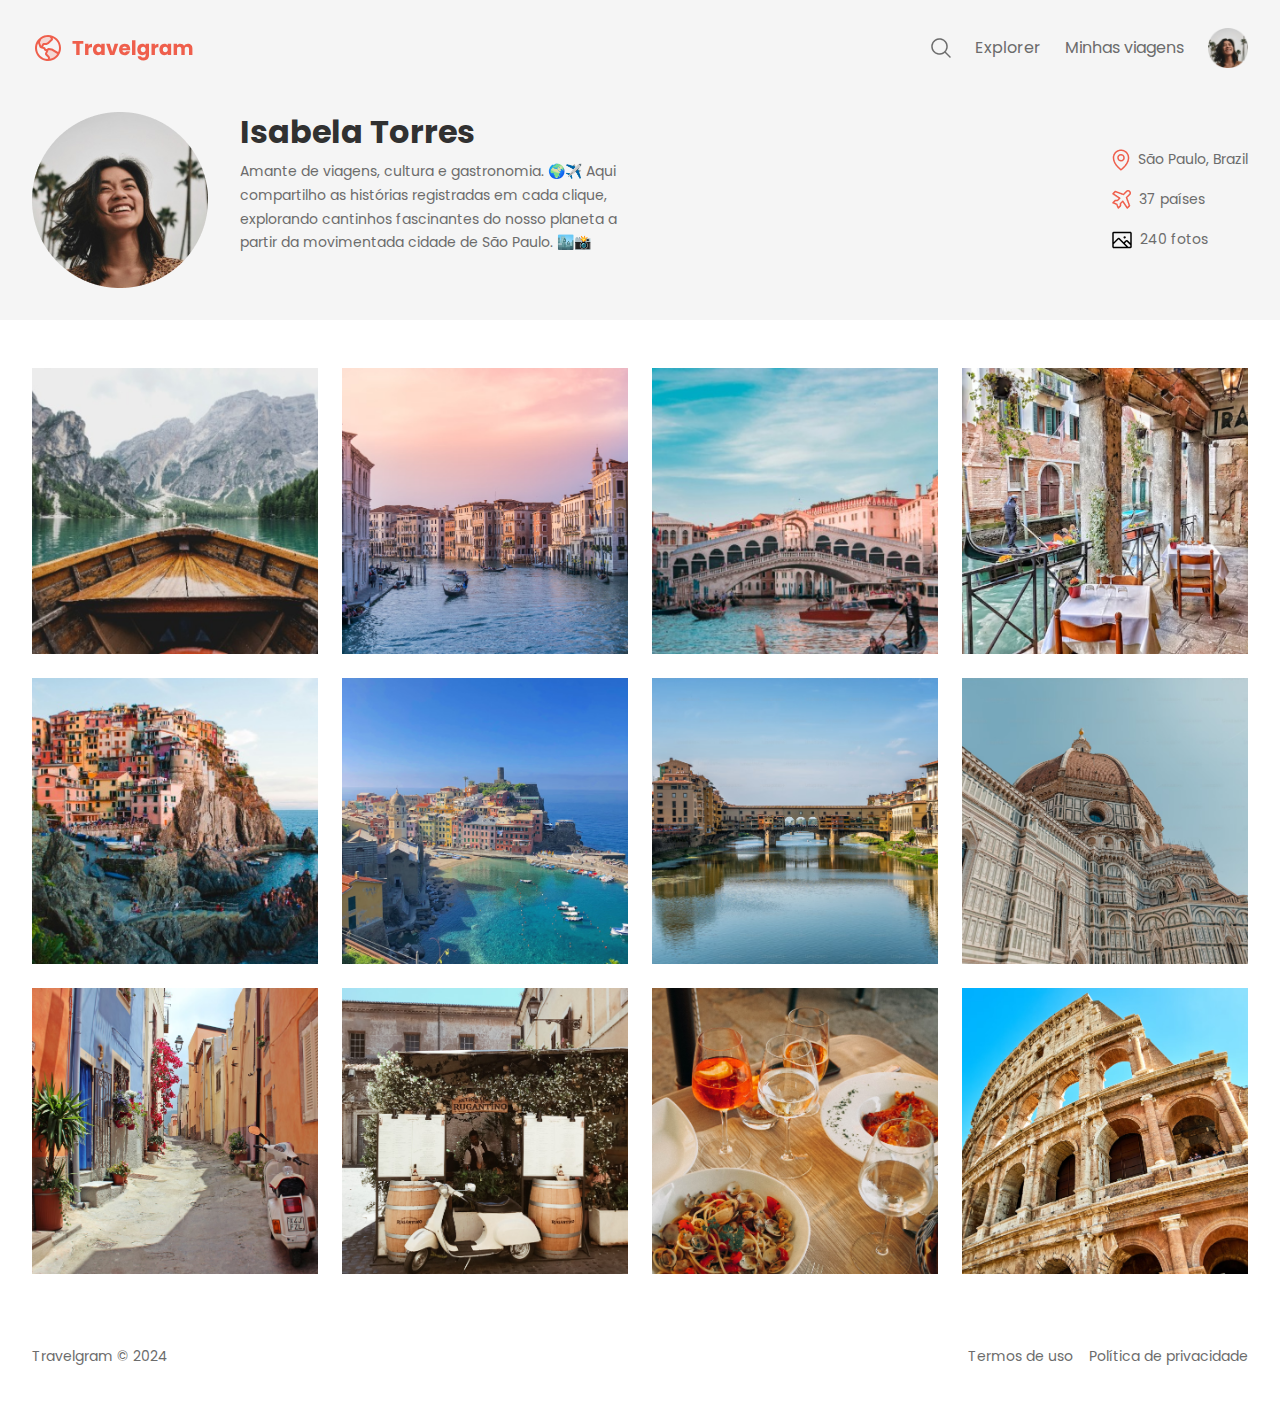
<file: index.html>
<!DOCTYPE html>
<html lang="en">

<head>
  <link rel="preconnect" href="https://fonts.googleapis.com">
  <link rel="preconnect" href="https://fonts.gstatic.com" crossorigin>

  <meta charset="UTF-8">
  <meta name="viewport" content="width=device-width, initial-scale=1.0">
  <link rel="stylesheet" href="./styles/index.css">

  <link href="https://fonts.googleapis.com/css2?family=Poppins:wght@400;700&display=swap" rel="stylesheet">

  <title>Travelgram | Perfil de viagens</title>
</head>

<body>
  <div class="bg-surface-color">
    <nav class="container">
      <a href="#" id="logo">
        <img src="../assets/Logo.svg" alt="Logomarca">
      </a>

      <ul id="primary-menu">
        <li>
          <a href="#">
            <img src="../assets/icons/icon-lupa.png" alt="ícone de lupa">
          </a>
        </li>

        <li>
          <a href="#">Explorer</a>
        </li>
        <li>
          <a href="#">Minhas viagens</a>
        </li>

        <li>
          <a href="#"><img src="../assets/Profile pic.png" alt="Imagem de Isabela Torres">
          </a>
        </li>

      </ul>
    </nav>

    <header>
      <div class="container">
        <div id="profile">
          <img src="../assets/Profile pic.png" alt="Imagem de Isabela Torres">
          <div>
            <h1>Isabela Torres</h1>
            <p>Amante de viagens, cultura e gastronomia. 🌍✈️
              Aqui compartilho as histórias registradas em cada clique, explorando cantinhos fascinantes do nosso
              planeta a partir da movimentada cidade de São Paulo. 🏙️📸</p>
          </div>
        </div>

        <ul id="info">
          <li>
            <img src="../assets/icons/icon-localizacao.png" alt="Icone de localizacao">
            <span>São Paulo, Brazil</span>
          </li>

          <li>
            <img src="../assets/icons/icon-aviao.png" alt="Icone de aviao">
            <span>37 países</span>
          </li>

          <li>
            <img src="../assets/icons/icon-image.png" alt="Icone de imagem">
            <span>240 fotos</span>
          </li>
        </ul>
      </div>
    </header>
  </div>

  <main>
    <div>
      <img src="../assets/image/Image 01.png" alt="Imagem de um Barco">
    </div>
    <div>
      <img src="../assets/image/Image 02.png" alt="Imagem de um Rio">
    </div>
    <div>
      <img src="../assets/image/Image 03.png" alt="Imagem de uma Ponte">
    </div>
    <div>
      <img src="../assets/image/Image 04.png" alt="Imagem de um Restaurante">
    </div>
    <div>
      <img src="../assets/image/Image 05.png" alt="Imagem de uma vila de casas e embaixo o Rio">
    </div>
    <div>
      <img src="../assets/image/Image 06.png" alt="Imagem de uma  Praia">
    </div>
    <div>
      <img src="../assets/image/Image 07.png" alt="Imagem de uma Ponte com passarela">
    </div>
    <div>
      <img src="../assets/image/Image 08.png" alt="Imagem de uma Igreja">
    </div>
    <div>
      <img src="../assets/image/Image 09.png" alt="Imagem de uma Rua">
    </div>
    <div>
      <img src="../assets/image/Image 10.png" alt="Imagem de uma Floricultura">
    </div>
    <div>
      <img src="../assets/image/Image 11.png" alt="Imagem de um Prato com comida">
    </div>
    <div>
      <img src="../assets/image/Image 12.png" alt="Imagem do coliseu">
    </div>
  </main>


  <footer>
    <span class="caixa-menor">Travelgram © 2024</span>

    <div class="caixa-maior">
      <span>Termos de uso</span>
      <span>Política de privacidade</span>
    </div>
  </footer>

</body>

</html>
</file>
<file: styles/index.css>
@import url(global.css);
@import url(nav.css);
@import url(header.css);
@import url(main.css);
@import url(footer.css);
</file>
